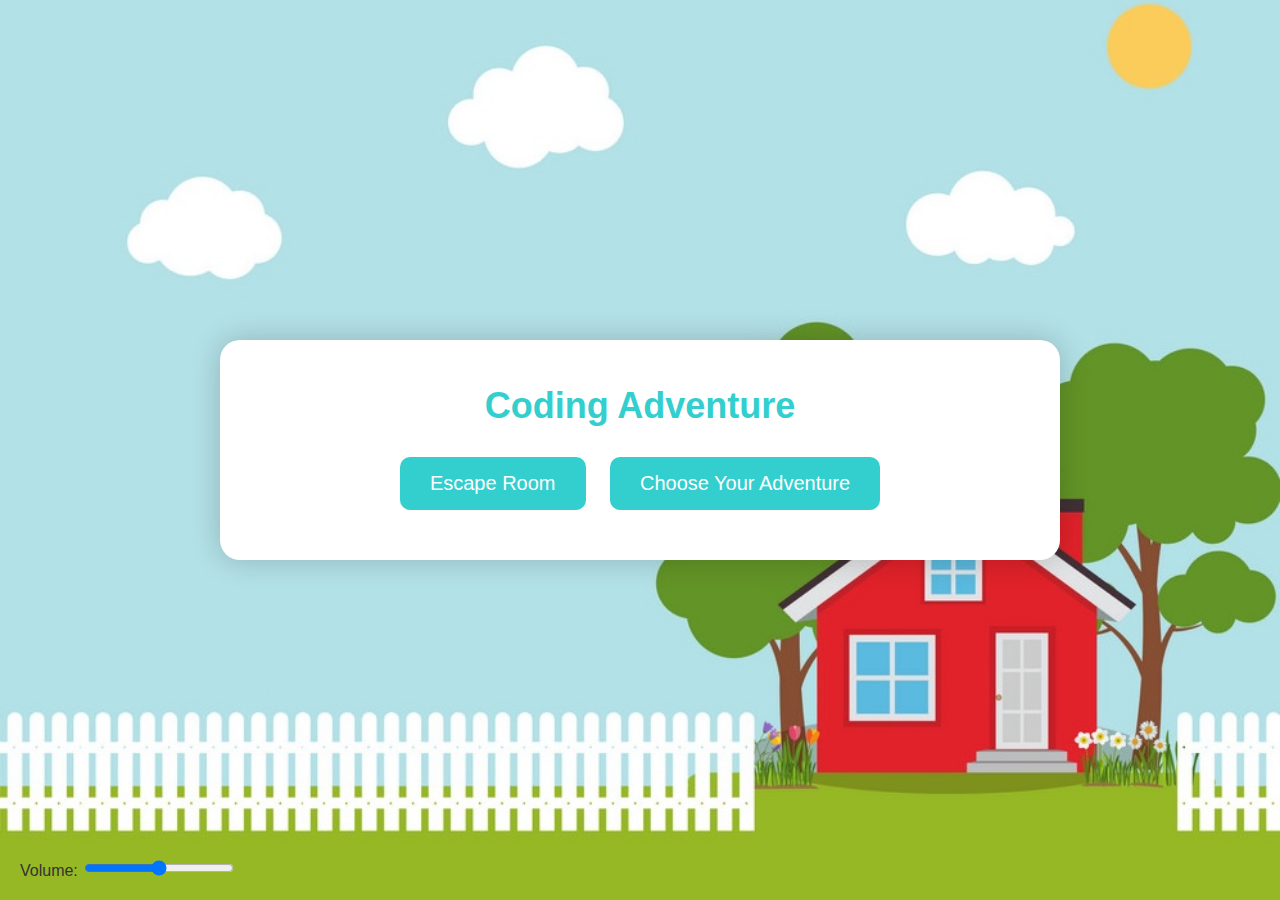
<file: index.html>
<!DOCTYPE html>
<html lang="en">
<head>
    <meta charset="UTF-8">
    <meta name="viewport" content="width=device-width, initial-scale=1.0">
    <title>Coding Adventure</title>
    <link rel="icon" type="image/png" href="images/house.png">
    <link rel="stylesheet" href="style-index.css">
</head>
<body>
    <div class="game-container">
        <audio id="backgroundMusic" src="music/home.mp3" loop></audio>
        <h1 id="game-title">Coding Adventure</h1>
        <div id="level-container">
            <button id="start-escape-room" class="button">Escape Room</button>
            <button id="start-choose-your-adventure" class="button">Choose Your Adventure</button>
        </div>
        <div id="volumeControl">
            <label for="volume">Volume:</label>
            <input type="range" id="volume" min="0" max="1" step="0.01" value="0.5">
        </div>
    </div>

    <script>
        window.onload = function() {
            const backgroundMusic = document.getElementById('backgroundMusic');
            backgroundMusic.play();

            const volumeControl = document.getElementById('volume');
            volumeControl.addEventListener('input', function() {
                backgroundMusic.volume = this.value;
            });
        };

        document.getElementById('start-escape-room').addEventListener('click', function() {
            window.location.href = 'escaperoom.html';
        });

        document.getElementById('start-choose-your-adventure').addEventListener('click', function() {
            window.location.href = 'chooseyouradventure.html';
        });
    </script>
</body>
</html>
</file>
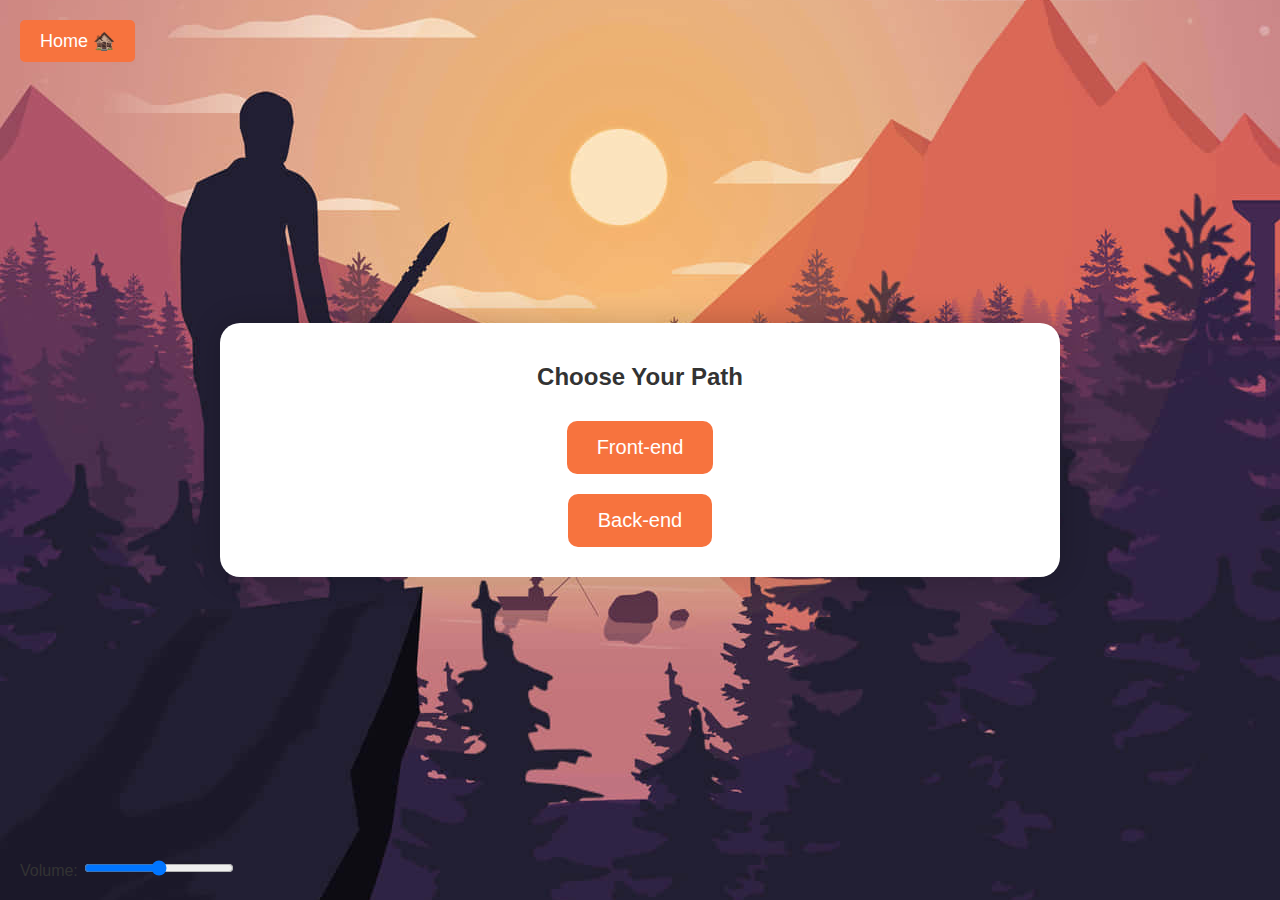
<file: chooseyouradventure.html>
<!DOCTYPE html>
<html lang="en">
<head>
    <meta charset="UTF-8">
    <meta name="viewport" content="width=device-width, initial-scale=1.0">
    <title>Choose Your Adventure</title>
    <link rel="stylesheet" href="style-chooseyouradventure.css">
    <link rel="icon" type="image/png" href="images/man-climbing.png">
</head>
<body>
    <div class="game-container" id="chooseAdventureContainer">
        <audio id="backgroundMusic" src="music/chooseyouradventure.mp3" loop></audio>
    </div>
    <button id="homeButton" onclick="goHome()">Home 🏚️</button>
    <div id="volumeControl">
        <label for="volume">Volume:</label>
        <input type="range" id="volume" min="0" max="1" step="0.01" value="0.5">
    </div>

    <script>
        document.addEventListener('DOMContentLoaded', function() {
            const backgroundMusic = document.getElementById('backgroundMusic');
            
            // Ensure the audio file is ready before attempting to play
            backgroundMusic.addEventListener('canplaythrough', function() {
                backgroundMusic.play().catch(error => {
                    console.error('Playback failed:', error);
                });
            });

            const volumeControl = document.getElementById('volume');
            volumeControl.addEventListener('input', function() {
                backgroundMusic.volume = this.value;
            });

            initChooseYourAdventure();
        });

        function goHome() {
            const backgroundMusic = document.getElementById('backgroundMusic');
            backgroundMusic.pause();
            backgroundMusic.currentTime = 0;
            window.location.href = 'index.html';
        }
    </script>
    <script src="datastore.js"></script>
    <script src="chooseyouradventure.js"></script>
</body>
</html>
</file>
<file: style-index.css>
body {
    font-family: 'Comic Sans MS', cursive, sans-serif;
    background: linear-gradient(135deg, #FF9A9E 0%, #FAD0C4 100%);
    display: flex;
    justify-content: center;
    align-items: center;
    height: 100vh;
    margin: 0;
    color: #333;
    text-align: center;
    background: url('images/home_background.jpg') no-repeat center center fixed;
    background-size: cover;
}

.game-container {
    background-color: #fff;
    padding: 20px;
    border-radius: 20px;
    box-shadow: 0 0 30px rgba(0, 0, 0, 0.2);
    width: 80%;
    max-width: 800px;
    text-align: center;
    animation: bounceIn 1s ease-in-out;
    display: flex;
    flex-direction: column;
    align-items: center;
}

h1 {
    margin-bottom: 20px;
    font-size: 36px;
    color: #33CECE;
}

#level-container {
    margin-bottom: 20px;
}

.button {
    padding: 15px 30px;
    font-size: 20px;
    border: none;
    border-radius: 10px;
    cursor: pointer;
    background-color: #33CECE;
    color: #fff;
    transition: background-color 0.3s, transform 0.3s;
    margin: 10px;
}

.button:hover {
    background-color: #229595;
    transform: scale(1.05);
}

@keyframes bounceIn {
    from { opacity: 0; transform: scale(0.9); }
    to { opacity: 1; transform: scale(1); }
}

#homeButton {
    position: absolute;
    top: 20px;
    left: 20px;
    padding: 10px 20px;
    font-size: 18px;
    background-color: #33CECE;
    color: white;
    border: none;
    border-radius: 5px;
    cursor: pointer;
    z-index: 10;
}

#homeButton:hover {
    background-color: #229595;
}

.modal {
    position: fixed;
    top: 50%;
    left: 50%;
    transform: translate(-50%, -50%);
    background-color: white;
    padding: 20px;
    border: 2px solid black;
    z-index: 1000;
    box-shadow: 0 0 10px rgba(0, 0, 0, 0.5);
}

.modal p {
    margin-bottom: 10px;
    font-size: 18px;
}

.modal button {
    display: block;
    margin: 5px 0;
    padding: 10px 20px;
    background-color: #4CAF50;
    color: white;
    border: none;
    cursor: pointer;
    font-size: 16px;
}

.modal button:hover {
    background-color: #45a049;
}

#volumeControl {
    position: absolute;
    bottom: 20px;
    left: 20px;
    z-index: 10;
}

#volume {
    width: 150px;
}
</file>
<file: style-chooseyouradventure.css>
body {
    font-family: 'Comic Sans MS', cursive, sans-serif;
    background: linear-gradient(135deg, #FF9A9E 0%, #FAD0C4 100%);
    display: flex;
    justify-content: center;
    align-items: center;
    height: 100vh;
    margin: 0;
    color: #333;
    text-align: center;
    background: url('images/adventure_background.jpg') no-repeat center center fixed;
}

.game-container {
    background-color: #fff;
    padding: 20px;
    border-radius: 20px;
    box-shadow: 0 0 30px rgba(0, 0, 0, 0.2);
    width: 80%;
    max-width: 800px;
    text-align: center;
    animation: bounceIn 1s ease-in-out;
    display: flex;
    flex-direction: column;
    align-items: center;
}

h1 {
    margin-bottom: 20px;
    font-size: 36px;
    color: #33CECE;
}

#level-container {
    margin-bottom: 20px;
}

.button {
    padding: 15px 30px;
    font-size: 20px;
    border: none;
    border-radius: 10px;
    cursor: pointer;
    background-color: #F7733E;
    color: #fff;
    transition: background-color 0.3s, transform 0.3s;
    margin: 10px;
}

.button:hover {
    background-color: #C76239;
    transform: scale(1.05);
}

@keyframes bounceIn {
    from { opacity: 0; transform: scale(0.9); }
    to { opacity: 1; transform: scale(1); }
}

#homeButton {
    position: absolute;
    top: 20px;
    left: 20px;
    padding: 10px 20px;
    font-size: 18px;
    background-color: #F7733E;
    color: white;
    border: none;
    border-radius: 5px;
    cursor: pointer;
    z-index: 10;
}

#homeButton:hover {
    background-color: #C76239;
}

.modal {
    position: fixed;
    top: 50%;
    left: 50%;
    transform: translate(-50%, -50%);
    background-color: white;
    padding: 20px;
    border: 2px solid black;
    z-index: 1000;
    box-shadow: 0 0 10px rgba(0, 0, 0, 0.5);
}

.modal p {
    margin-bottom: 10px;
    font-size: 18px;
}

.modal button {
    display: block;
    margin: 5px 0;
    padding: 10px 20px;
    background-color: #4CAF50;
    color: white;
    border: none;
    cursor: pointer;
    font-size: 16px;
}

.modal button:hover {
    background-color: #45a049;
}

#volumeControl {
    position: absolute;
    bottom: 20px;
    left: 20px;
    z-index: 10;
}

#volume {
    width: 150px;
}
</file>
